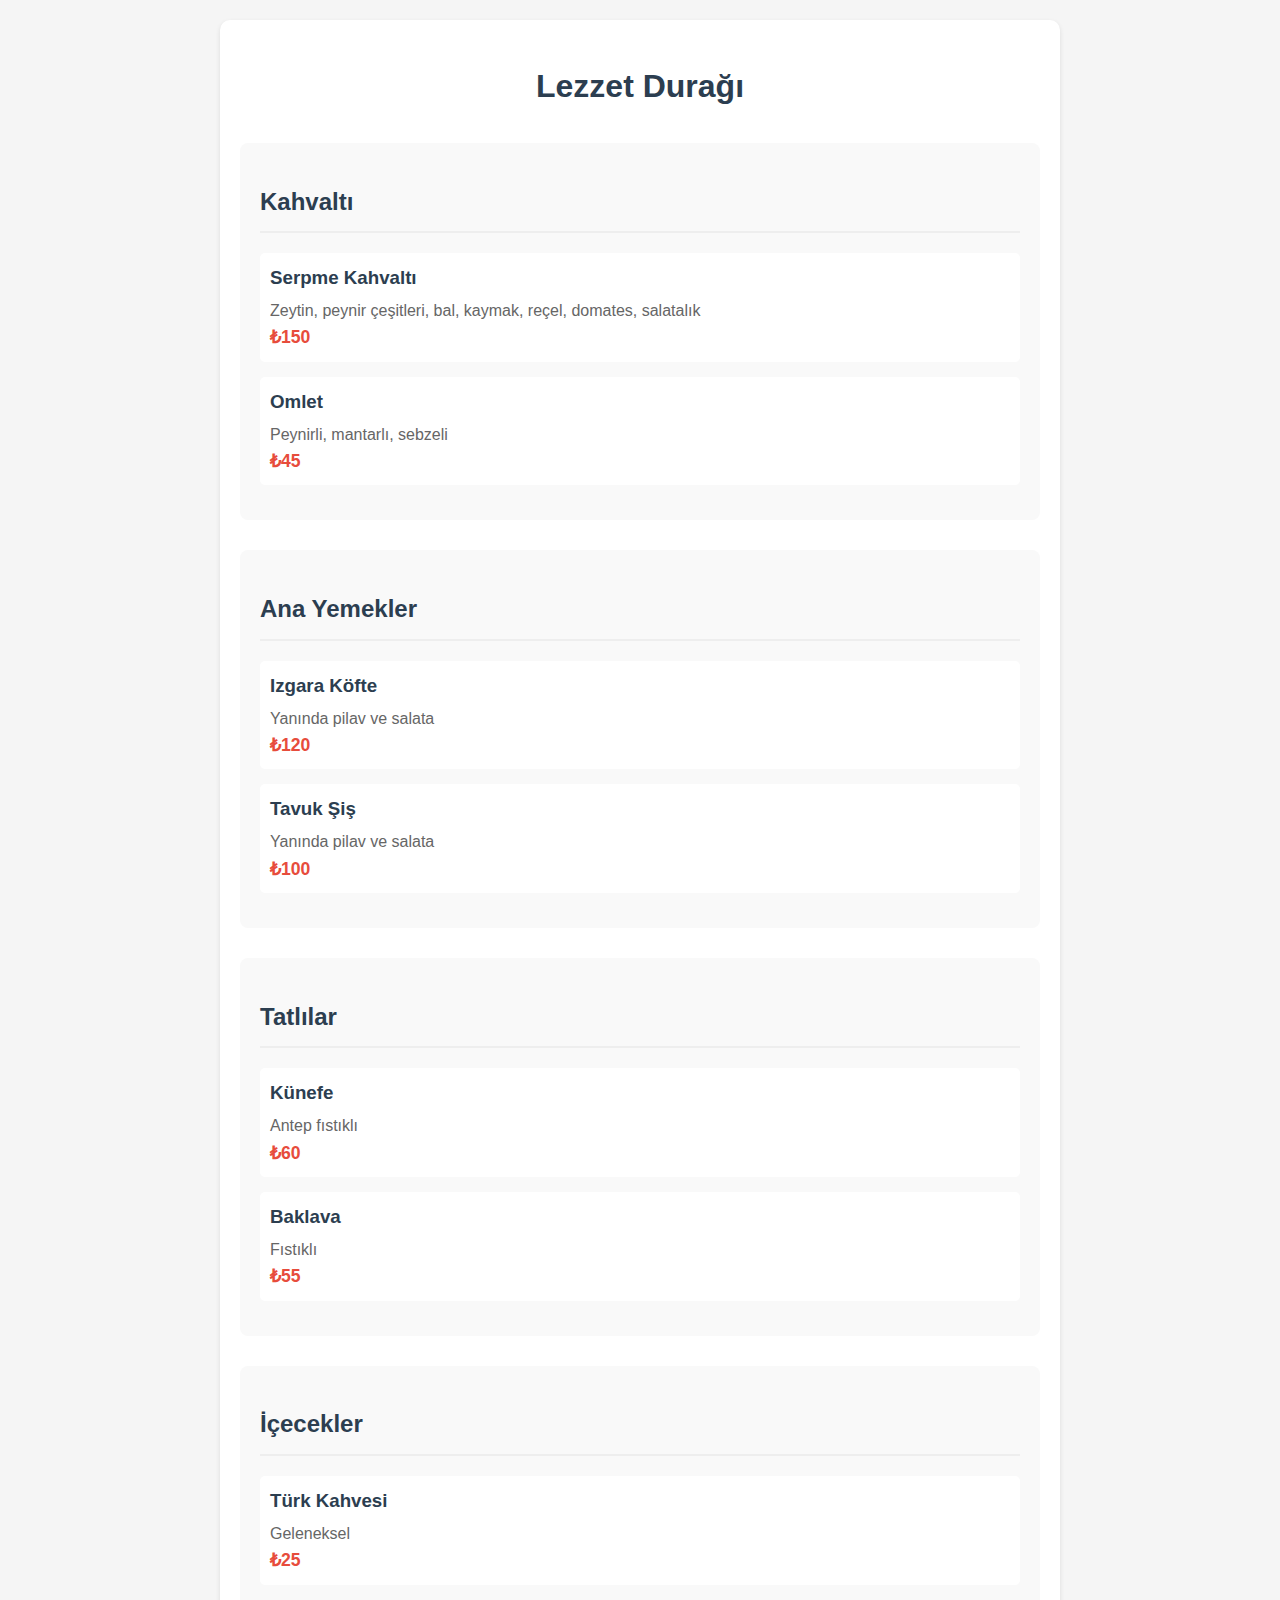
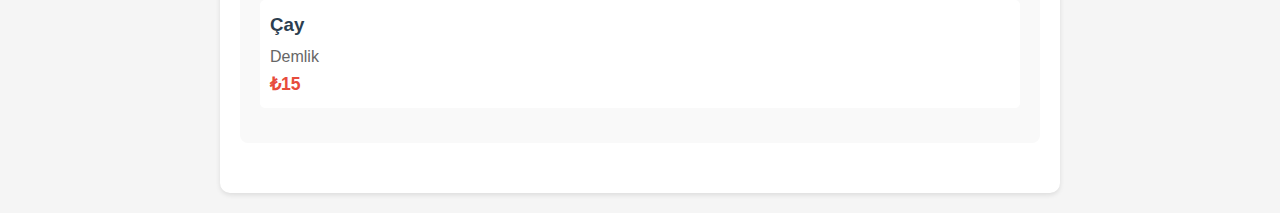
<file: menu.html>
<!DOCTYPE html>
<html lang="tr">
<head>
    <meta charset="UTF-8">
    <meta name="viewport" content="width=device-width, initial-scale=1.0">
    <title>Lezzet Durağı Menü</title>
    <style>
        body {
            font-family: 'Segoe UI', Tahoma, Geneva, Verdana, sans-serif;
            line-height: 1.6;
            margin: 0;
            padding: 20px;
            background-color: #f5f5f5;
        }
        .container {
            max-width: 800px;
            margin: 0 auto;
            background: white;
            padding: 20px;
            border-radius: 10px;
            box-shadow: 0 2px 5px rgba(0,0,0,0.1);
        }
        h1 {
            text-align: center;
            color: #2c3e50;
            margin-bottom: 30px;
        }
        section {
            margin-bottom: 30px;
            padding: 20px;
            background: #f9f9f9;
            border-radius: 8px;
        }
        h2 {
            color: #2c3e50;
            border-bottom: 2px solid #eee;
            padding-bottom: 10px;
            margin-bottom: 20px;
        }
        .menu-item {
            margin-bottom: 15px;
            padding: 10px;
            background: white;
            border-radius: 5px;
        }
        .menu-item h3 {
            margin: 0 0 5px 0;
            color: #2c3e50;
        }
        .menu-item p {
            margin: 0;
            color: #666;
        }
        .price {
            color: #e74c3c;
            font-weight: bold;
            font-size: 1.1em;
        }
    </style>
</head>
<body>
    <div class="container">
        <h1>Lezzet Durağı</h1>
        
        <section>
            <h2>Kahvaltı</h2>
            <div class="menu-item">
                <h3>Serpme Kahvaltı</h3>
                <p>Zeytin, peynir çeşitleri, bal, kaymak, reçel, domates, salatalık</p>
                <span class="price">₺150</span>
            </div>
            <div class="menu-item">
                <h3>Omlet</h3>
                <p>Peynirli, mantarlı, sebzeli</p>
                <span class="price">₺45</span>
            </div>
        </section>

        <section>
            <h2>Ana Yemekler</h2>
            <div class="menu-item">
                <h3>Izgara Köfte</h3>
                <p>Yanında pilav ve salata</p>
                <span class="price">₺120</span>
            </div>
            <div class="menu-item">
                <h3>Tavuk Şiş</h3>
                <p>Yanında pilav ve salata</p>
                <span class="price">₺100</span>
            </div>
        </section>

        <section>
            <h2>Tatlılar</h2>
            <div class="menu-item">
                <h3>Künefe</h3>
                <p>Antep fıstıklı</p>
                <span class="price">₺60</span>
            </div>
            <div class="menu-item">
                <h3>Baklava</h3>
                <p>Fıstıklı</p>
                <span class="price">₺55</span>
            </div>
        </section>

        <section>
            <h2>İçecekler</h2>
            <div class="menu-item">
                <h3>Türk Kahvesi</h3>
                <p>Geleneksel</p>
                <span class="price">₺25</span>
            </div>
            <div class="menu-item">
                <h3>Çay</h3>
                <p>Demlik</p>
                <span class="price">₺15</span>
            </div>
        </section>
    </div>
</body>
</html>
</file>
